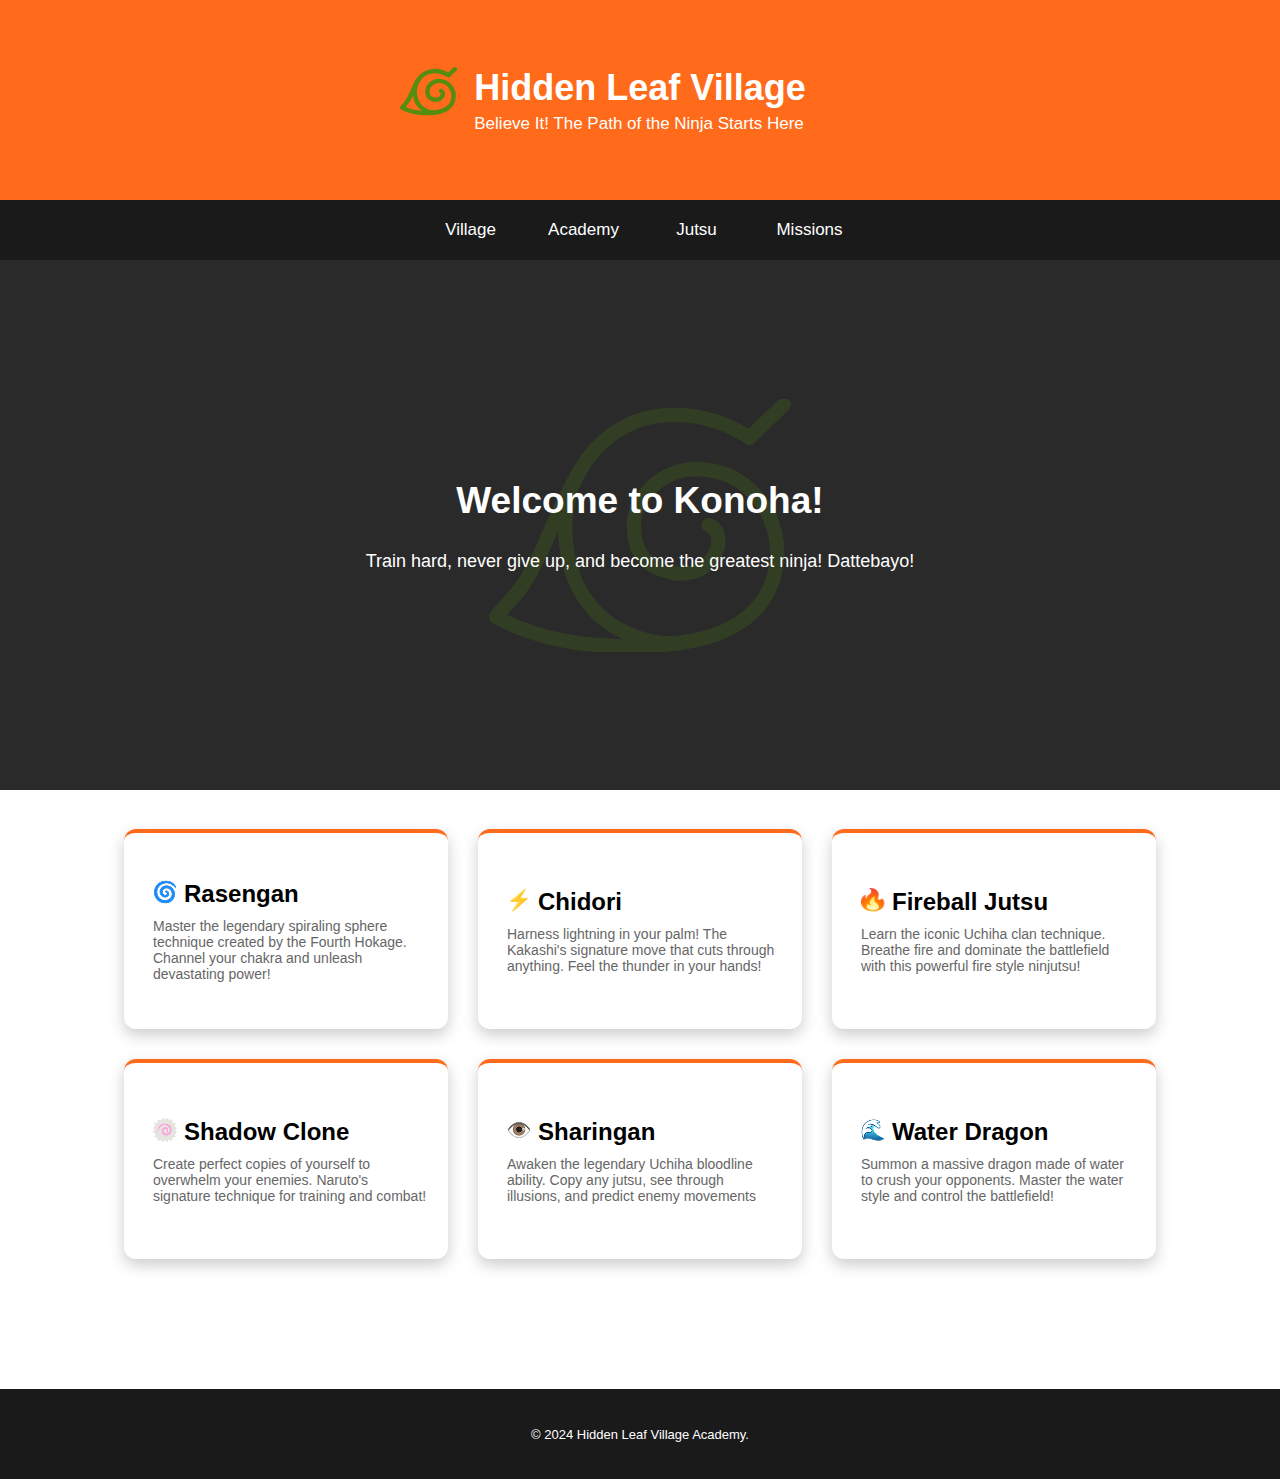
<file: index.html>
<!DOCTYPE html>
<html lang="en">
    <head>
        <meta charset="UTF-8">
        <meta name="viewport" content="width=device-width, initial-scale=1.0">
        <link rel="preconnect" href="https://fonts.googleapis.com">
        <link rel="preconnect" href="https://fonts.gstatic.com" crossorigin>
        <link
            href="https://fonts.googleapis.com/css2?family=Inter:ital,opsz,wght@0,14..32,100..900;1,14..32,100..900&display=swap"
            rel="stylesheet">
        <link rel="stylesheet" href="style.css">
        <title>Document</title>
    </head>
    <body>
        <header>
            <div class="container">
                <div class="title">
                    <span class="img"><img src="img/g3173.svg" alt="naruto"></span>
                    <h2>Hidden Leaf Village</h2>
                    <p>Believe It! The Path of the Ninja Starts Here</p>
                </div>
            </div>
        </header>
        <main>
            <div class="wrapper">
                <div class="container">
                    <input type="checkbox" id="menu-toggle">
                    <label for="menu-toggle" class="burger">
                        <div id="menu">
                            <span></span>
                            <span></span>
                            <span></span>
                        </div>
                        Menu
                    </label>
                    <nav class="menu">
                        <a href="#">Village</a>
                        <a href="#">Academy</a>
                        <a href="#">Jutsu</a>
                        <a href="#">Missions</a>
                    </nav>
                </div>
            </div>
            <section>
                <div class="narutlogo"></div>
                <div class="container">
                    <h2>Welcome to Konoha!</h2>
                    <p>Train hard, never give up, and become the
                        greatest ninja! Dattebayo!</p>
                </div>
            </section>
            <div class="content">

                <div class="container animation">
                    <div>
                       <span>
                        <span class="img"> <img src="img/ico/cyclone 1.png" alt="cyclone"></span>
                        <h2>Rasengan</h2>
                        <p>Master the legendary spiraling
                            sphere technique created by
                            the Fourth Hokage. Channel your
                            chakra and unleash devastating
                            power!
                        </p>
                       </span>
                    </div>
                    <div>
                      <span>
                          <span class="img"><img src="img/ico/Group 17.png" alt="Group"></span>
                        <h2>Chidori</h2>
                        <p>Harness lightning in your palm! The
                            Kakashi's signature move that cuts
                            through anything. Feel the thunder
                            in your hands!</p>
                      </span>
                    </div>
                    <div>
                      <span>
                          <span class="img"><img src="img/ico/Group 4.png" alt="Group"></span>
                        <h2>Fireball Jutsu</h2>
                        <p>Learn the iconic Uchiha clan
                            technique. Breathe fire and
                            dominate the battlefield with this
                            powerful fire style ninjutsu!</p>
                      </span>
                    </div>
                    <div>
                        <span>
                            <span class="img"><img src="img/ico/cake 1.png" alt="cake"></span>
                        <h2>Shadow Clone</h2>
                        <p>Create perfect copies of yourself to
                            overwhelm your enemies. Naruto's
                            signature technique for training and
                            combat!</p>
                        </span>
                    </div>
                    <div>
                        <span>
                            <span class="img"><img src="img/ico/eye 1.png" alt="eye"></span>
                        <h2>Sharingan</h2>
                        <p>Awaken the legendary Uchiha
                            bloodline ability. Copy any jutsu,
                            see through illusions, and predict
                            enemy movements</p>
                        </span>
                    </div>
                    <div>
                        <span>
                            <span class="img"><img src="img/ico/wave 1.png" alt="wave"></span>
                        <h2>Water Dragon</h2>
                        <p>Summon a massive dragon made of
                            water to crush your opponents.
                            Master the water style and control
                            the battlefield!</p>
                        </span>
                    </div>
                </div>
            </div>
        </main>
        <footer>
            <div class="container">
                <p>© 2024 Hidden Leaf Village Academy.</p>
            </div>
        </footer>
    </body>
</html>
</file>
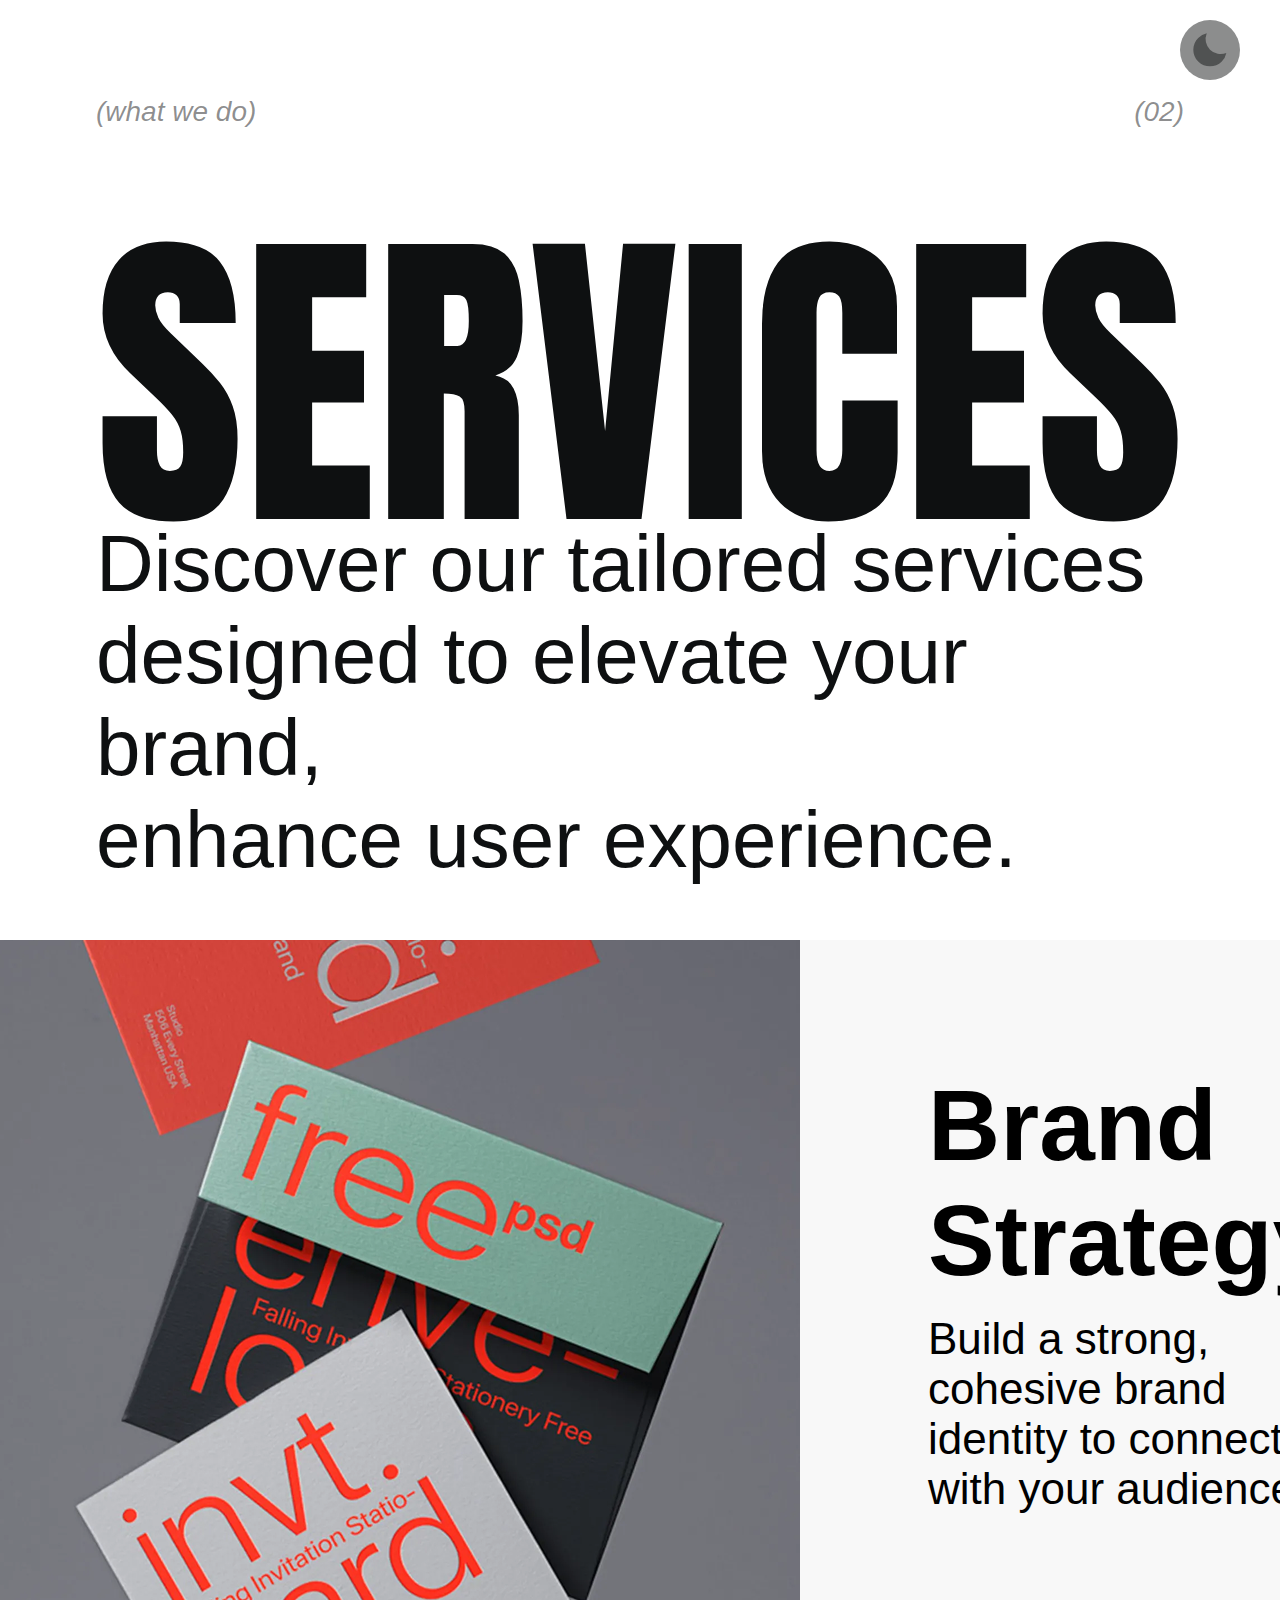
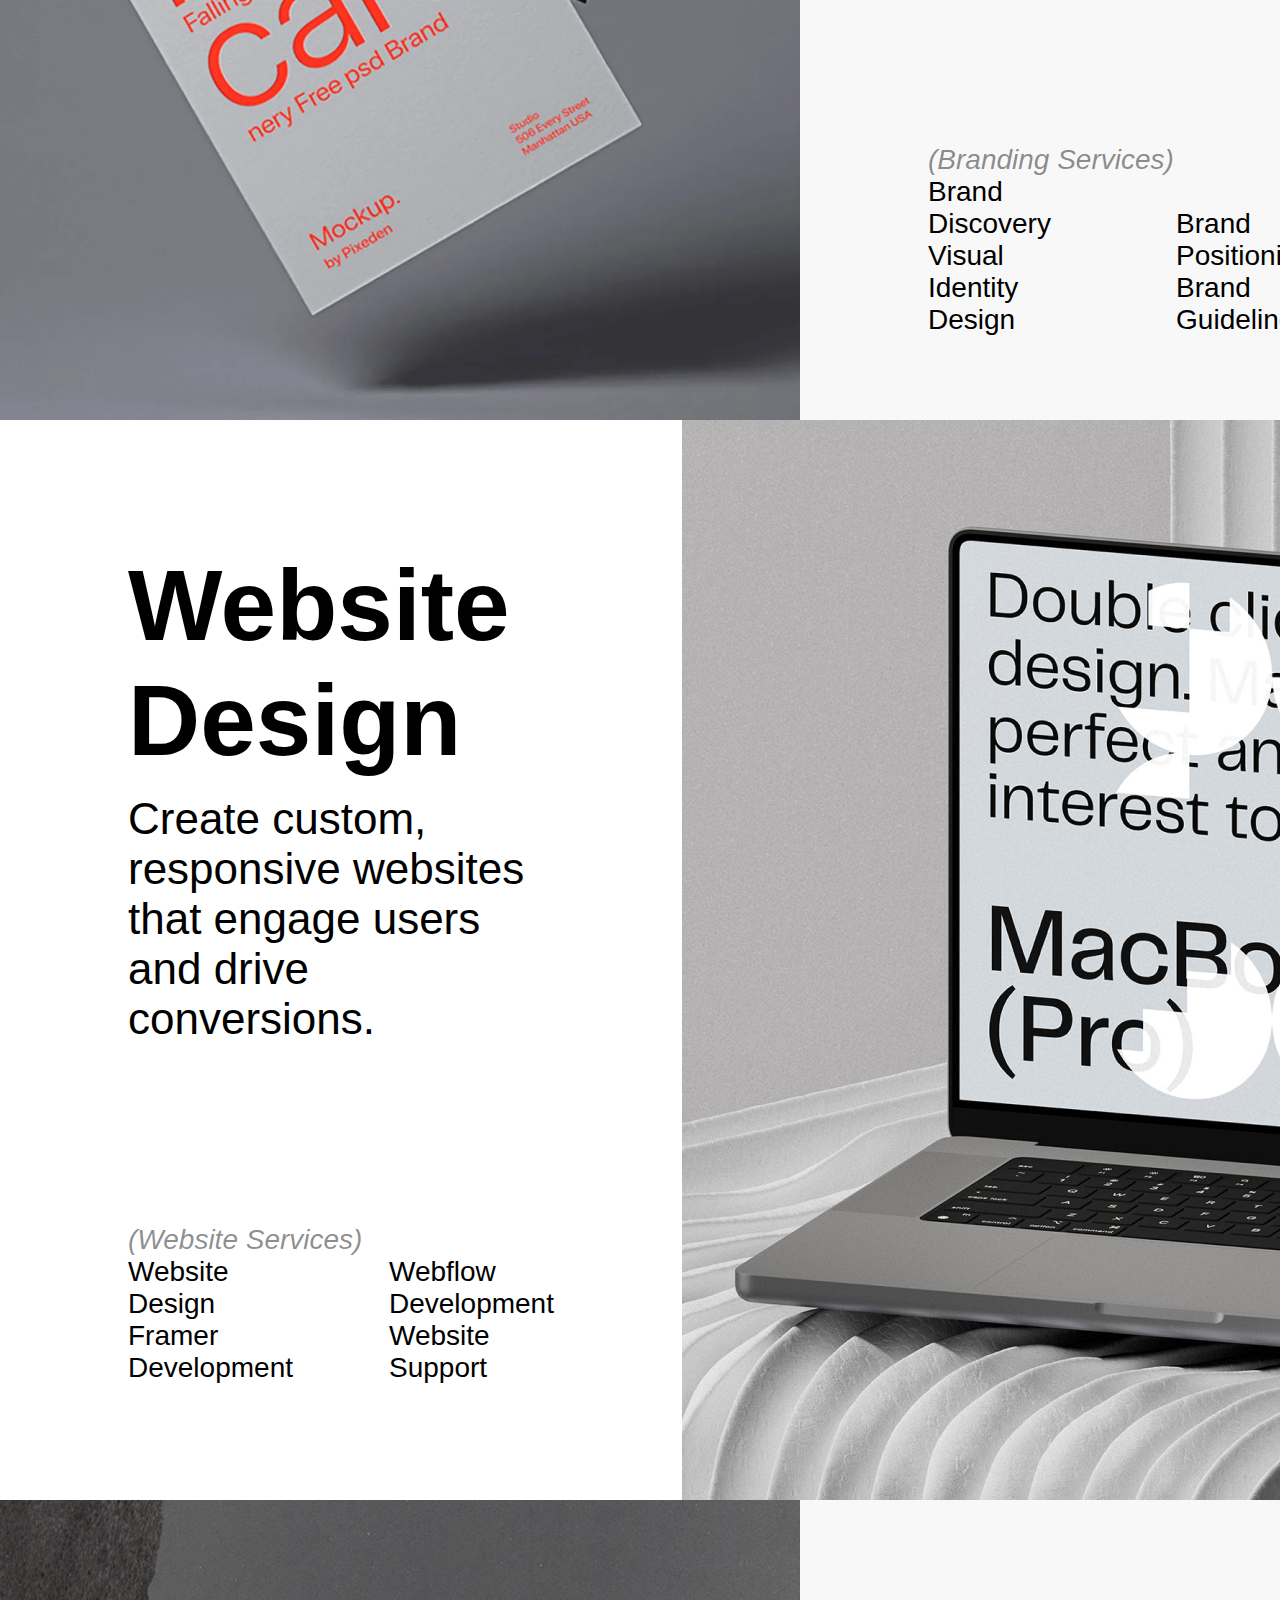
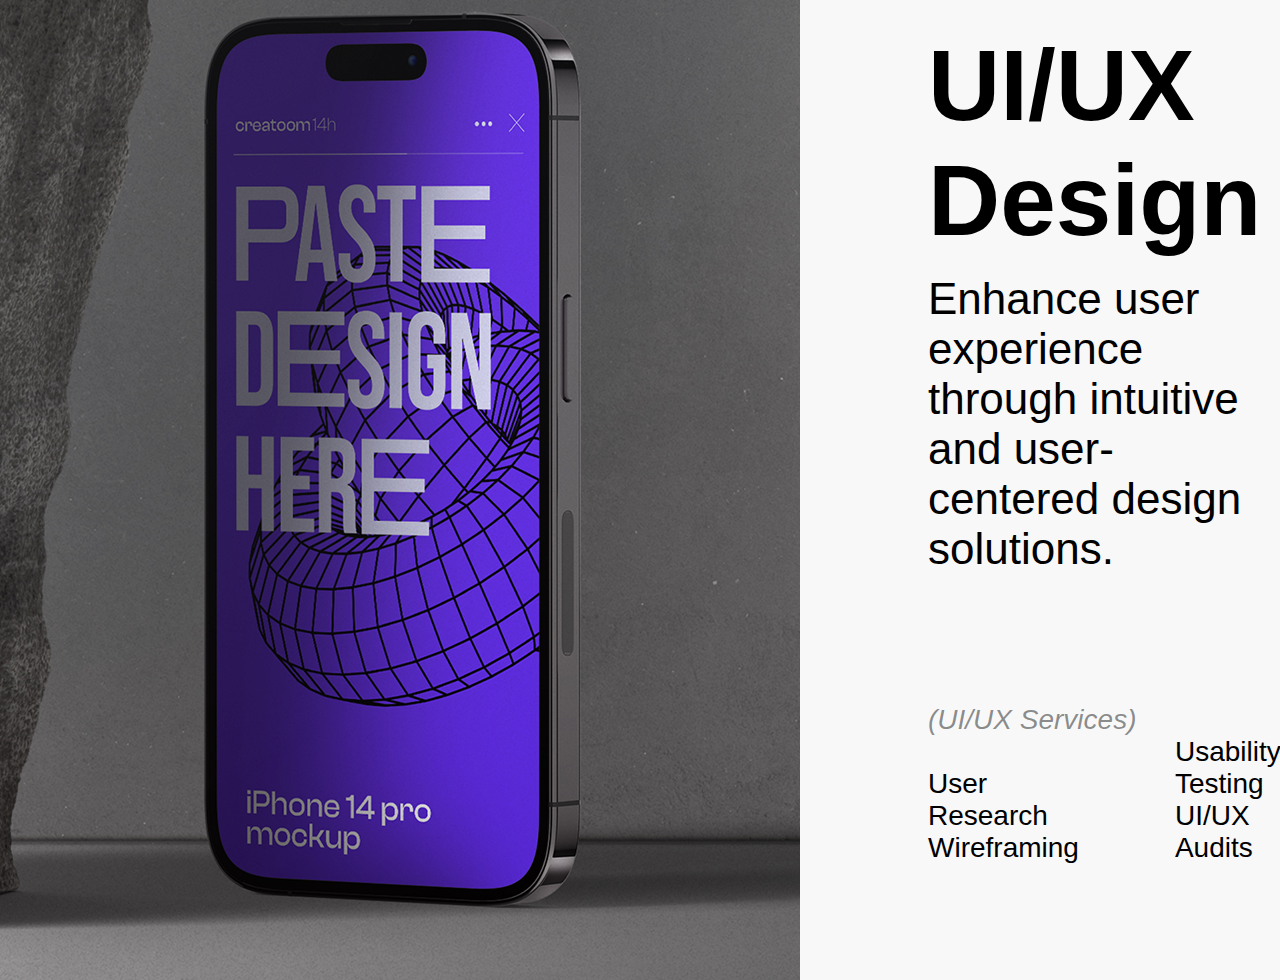
<file: zd-2/index.html>
<!DOCTYPE html>
<html lang="en">
<head>
    <meta charset="UTF-8">
    <meta name="viewport" content="width=device-width, initial-scale=1.0">
    <link rel="preconnect" href="https://fonts.googleapis.com">
    <link rel="preconnect" href="https://fonts.gstatic.com" crossorigin>
    <link href="https://fonts.googleapis.com/css2?family=Anton+SC&family=Inter:ital,opsz,wght@0,14..32,100..900;1,14..32,100..900&display=swap" rel="stylesheet">
    <link rel="stylesheet" href="style.css">
    <title>Services Grid Example</title>
</head>
<body>
    <input type="checkbox" id="checkbox">
    <label for="checkbox" class="button">
        <svg class="moon" xmlns="http://www.w3.org/2000/svg" width="24" height="24" viewBox="0 0 24 24" aria-hidden="true">
            <path d="M12 11.807A9.002 9.002 0 0 1 10.049 2a9.942 9.942 0 0 0-5.12 2.735c-3.905 3.905-3.905 10.237 0 14.142 3.906 3.906 10.237 3.905 14.143 0a9.946 9.946 0 0 0 2.735-5.119A9.003 9.003 0 0 1 12 11.807z"/>
        </svg>
        <svg class="sun" xmlns="http://www.w3.org/2000/svg" width="24" height="24" viewBox="0 0 24 24" aria-hidden="true">
            <path d="M6.993 12c0 2.761 2.246 5.007 5.007 5.007s5.007-2.246 5.007-5.007S14.761 6.993 12 6.993 6.993 9.239 6.993 12zM12 8.993c1.658 0 3.007 1.349 3.007 3.007S13.658 15.007 12 15.007 8.993 13.658 8.993 12 10.342 8.993 12 8.993zM10.998 19h2v3h-2zm0-17h2v3h-2zm-9 9h3v2h-3zm17 0h3v2h-3zM4.219 18.363l2.12-2.122 1.415 1.414-2.12 2.122zM16.24 6.344l2.122-2.122 1.414 1.414-2.122 2.122zM6.342 7.759 4.22 5.637l1.415-1.414 2.12 2.122zm13.434 10.605-1.414 1.414-2.122-2.122 1.414-1.414z"/>
        </svg>
    </label>
    <header class="header-wrapper">
        <div class="header">
            <span class="left italic">(what we do)</span>
            <span class="right italic">(02)</span>
        </div>
        <div class="header-title">
            <h1>Services</h1>
            <p>Discover our tailored services <br> designed to elevate your brand, <br> enhance user experience.</p>
        </div>
    </header>
    <main>
        <section class="wrapper">
            <div class="books"></div>
            <div class="description dark-block">
                <div class="des-title">
                    <h2>Brand<br>Strategy</h2>
                    <p>Build a strong, cohesive brand identity to connect with your audience.</p>
                </div>
                <div class="ending">
                    <span class="italic">(Branding Services)</span>
                    <div class="ending-text">
                        <p>Brand Discovery <br>Visual Identity Design</p>
                        <p>Brand Positioning <br>Brand Guidelines</p>
                    </div>
                </div>
            </div>
        </section>
        <section class="wrapper" id="notebook">
            <div class="description dark">
                <div class="des-title">
                    <h2>Website<br>Design</h2>
                    <p>Create custom, responsive websites that engage users and drive conversions.</p>
                </div>
                <div class="ending">
                    <span class="italic">(Website Services)</span>
                    <div class="ending-text">
                        <p>Website Design<br>Framer Development</p>
                        <p>Webflow Development<br>Website Support</p>
                    </div>
                </div>
            </div>
            <div class="notebook"></div>
        </section>
        <section class="wrapper">
            <div id="mobile"></div>
            <div class="description dark-block">
                <div class="des-title">
                    <h2>UI/UX<br>Design</h2>
                    <p>Enhance user experience through intuitive and user-centered design solutions.</p>
                </div>
                <div class="ending">
                    <span class="italic">(UI/UX Services)</span>
                    <div class="ending-text">
                        <p>User Research<br>Wireframing</p>
                        <p>Usability Testing<br>UI/UX Audits</p>
                    </div>
                </div>
            </div>
        </section>
    </main>

</body>
</html>
</file>
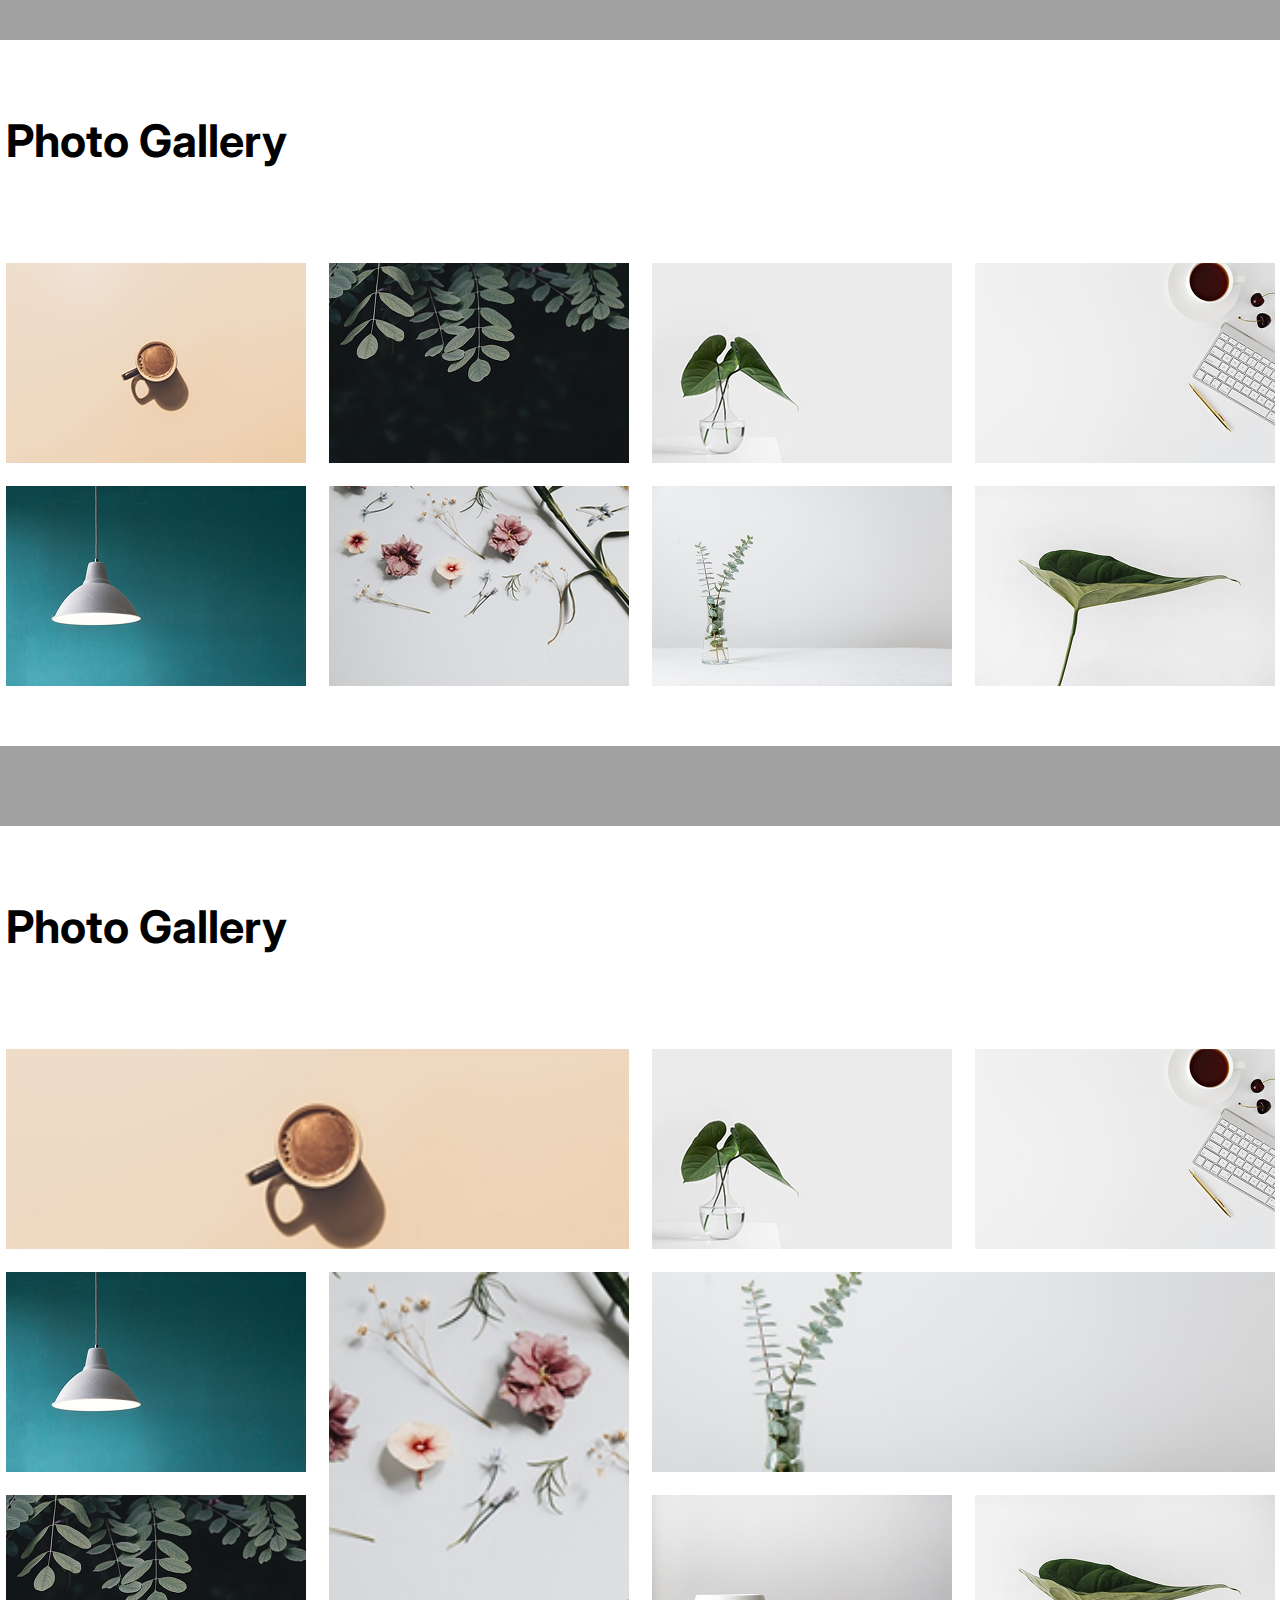
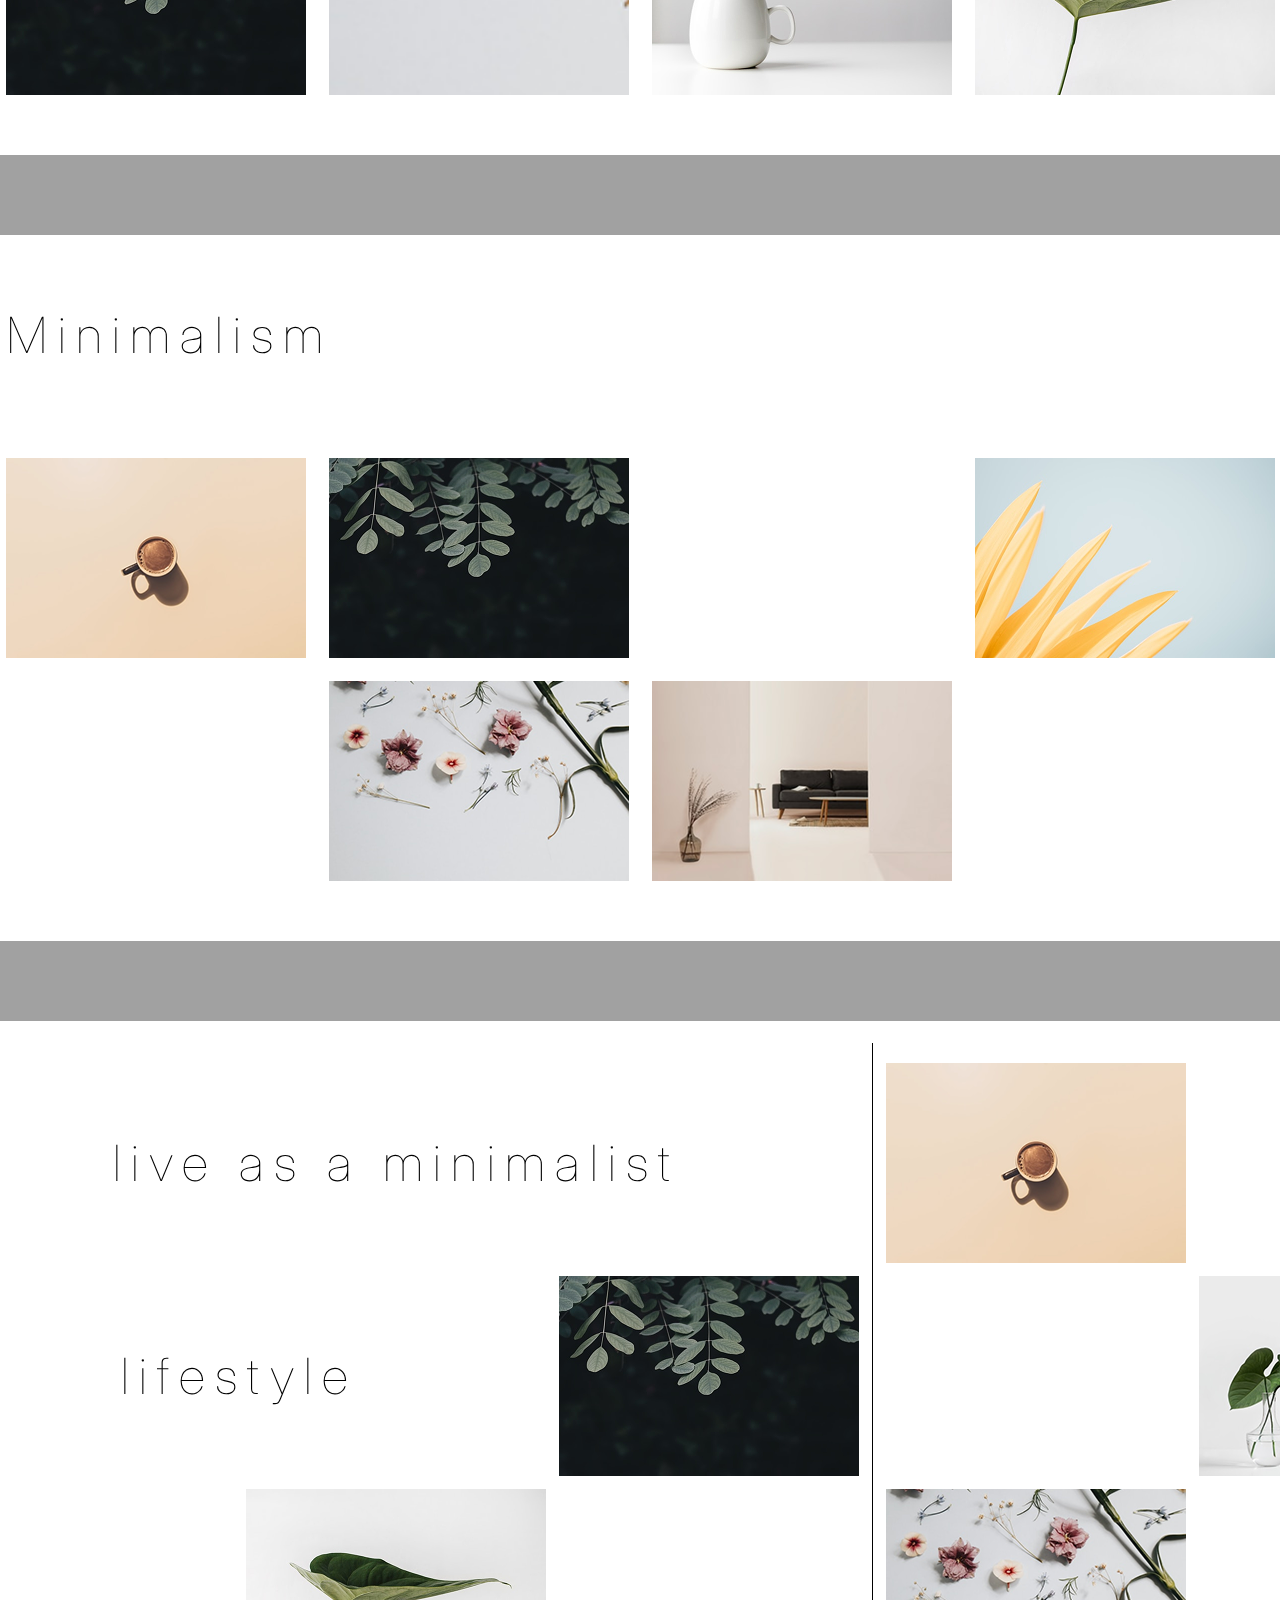
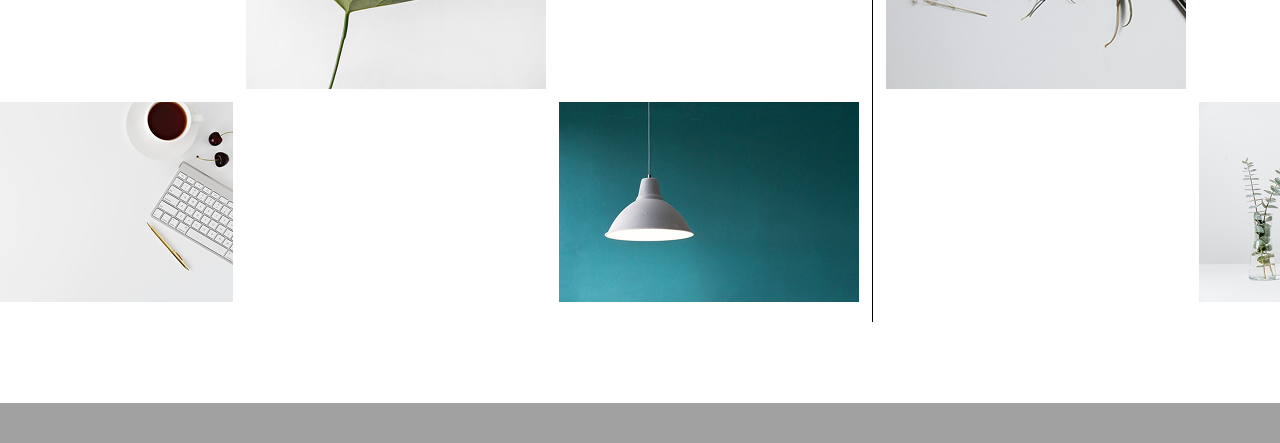
<file: zd-4/index.html>
<!DOCTYPE html>
<html lang="en">
    <head>
        <meta charset="UTF-8">
        <meta name="viewport" content="width=device-width, initial-scale=1.0">
        <link rel="preconnect" href="https://fonts.googleapis.com">
        <link rel="preconnect" href="https://fonts.gstatic.com" crossorigin>
        <link
            href="https://fonts.googleapis.com/css2?family=Anton+SC&family=Inter:ital,opsz,wght@0,14..32,100..900;1,14..32,100..900&family=Roboto:ital,wght@0,100..900;1,100..900&display=swap"
            rel="stylesheet">
        <link rel="stylesheet" href="style.css">
        <title>grid</title>
    </head>
    <body>
        <main>
            <div class="container">
                <section class="Photo__Gallery">
                    <sapn class="title"><h2>Photo Gallery</h2></sapn>
                    <img src="img/1.png" alt="img">
                    <img src="img/2.png" alt="img">
                    <img src="img/3.png" alt="img">
                    <img src="img/4.png" alt="img">
                    <img src="img/5.png" alt="img">
                    <img src="img/6.png" alt="img">
                    <img src="img/7.png" alt="img">
                    <img src="img/8.png" alt="img">
                </section>
            </div>
            <div class="container">
                <section class="Photo__Gallery2">
                     <sapn class="title"><h2>Photo Gallery</h2></sapn>
                    <img src="img/1.png" alt="img" class="grid1">
                    <img src="img/3.png" alt="img">
                    <img src="img/4.png" alt="img">
                    <img src="img/5.png" alt="img">
                    <img src="img/6.png" alt="img" class="grid2">
                    <img src="img/7.png" alt="img" class="grid3">
                    <img src="img/2.png" alt="img">
                    <img src="img/9.png" alt="img">
                    <img src="img/8.png" alt="img">
                </section>
            </div>
            <div class="container">
                <section class="Photo__Gallery3">
                     <sapn class="title"><h2>Minimalism</h2></sapn>
                    <img src="img/1.png" alt="img">
                    <img src="img/2.png" alt="img">
                    <img src="img/10.png" alt="img" class="grid1">
                    <img src="img/6.png" alt="img" class="grid2">
                    <img src="img/11.png" alt="img" class="grid3">
                </section>
            </div>
            <div class="container1">
                <section class="Photo__Gallery4">
                        <span class="gallery__title"><h1>live as a minimalist</h1></span>
                        <span class="gallery-sub-title"><h2> lifestyle</h2></span>
                       <img src="img/1.png" alt="img" class="grid1">
                       <img src="img/2.png" alt="img" class="grid2">
                       <img src="img/3.png" alt="img" class="grid3">
                       <img src="img/8.png" alt="img" class="grid4">
                       <img src="img/6.png" alt="img" class="grid5">
                       <img src="img/4.png" alt="img" class="grid6">
                       <img src="img/5.png" alt="img" class="grid7">
                       <img src="img/7.png" alt="img" class="grid8">
                       <span class="hr"></span>
                </section>
            </div>
        </main>
    </body>
</html>
</file>
<file: style.css>
* {
    margin: 0;
    padding: 0;
    box-sizing: border-box;
}

html,
body {
    font-family: "Montserrat", sans-serif;
    font-optical-sizing: auto;
    font-weight: normal;
    font-style: normal;
    font-size: 62.5%;
}

:root {
    --font-color: #FFFFFF;
    --header-c: #FF6B1A;
    --menu: #1A1A1A;
    --section-bg: #2A2A2A;
    --font-p-color: #666666;
}

.wrapper,
.container,
section {
    display: flex;
    justify-content: center;
}

.container {
    align-items: center;
    min-width: 373px;
    height: auto;
}

.animation div:hover {
    transform: scale(1.1);
}

header {
    position: relative;
    background: var(--header-c);
    width: 100%;
    min-height: 130px;
    display: flex;
    justify-content: center;
    align-items: center;

    & .img {
        display: block;
        position: absolute;

        & img {
            min-width: 24px;
            min-height: 20px;
        }
    }

    & p {
        font-size: 1.4rem;
    }

    & h2 {
        font-size: 2.4rem;
        margin-left: 31px;
    }

    & .title {
        color: var(--font-color);
        display: flex;
        flex-direction: column;
        gap: 5px;
    }
}

.wrapper {
    min-height: 71px;
    background: var(--menu);

    & .menu {
        display: none;

        & a {
            display: flex;
            justify-content: center;
            align-items: center;
            width: 103px;
            height: 37px;
            color: var(--font-color);
            text-decoration: none;
            border-radius: 8px;
            transition: all 0.1s ease;
        }

    }

    & .container {
        align-items: start;
        justify-content: center;
        flex-direction: column;
        position: relative;

        & #menu-toggle {
            display: none;
        }

        & .burger {
            display: flex;
            align-items: center;
            margin-left: 13px;
            min-width: 103px;
            min-height: 37px;
            border-radius: 8px;
            background: var(--header-c);
            border: none;
            font-size: 19px;
            color: var(--font-color);

            & #menu {
                display: flex;
                margin: 0 5px 0 10px;
                min-width: 19px;
                min-height: 20px;
                justify-content: space-around;
                flex-direction: column;

                & span {
                    height: 2px;
                    background-color: var(--font-color);
                }
            }
        }
    }
}

.menu a:hover {
    background: var(--header-c);
}

#menu-toggle:checked~.menu {
    display: flex;
    border-radius: 0 0 8px 8px;
    padding-bottom: 20px;
    flex-direction: column;
    align-items: center;
    width: 100%;
    gap: 10px;
    font-size: 16px;
    background: var(--menu);
    position: absolute;
    top: 100%;
    z-index: 1;
}

main {
    & section {
        align-items: center;
        min-height: 377px;
        background: var(--section-bg);

        & .narutlogo {
            min-width: 151px;
            min-height: 126px;
            opacity: 0.2;
            background: url('img/naruto.svg') center center /cover no-repeat;
        }

        & .container {
            display: flex;
            flex-direction: column;
            text-align: center;
            position: absolute;
            min-width: 326px;
            color: var(--font-color);

            & p {
                font-size: 1.6rem;
                line-height: 20px;
            }

            & h2 {
                font-size: 2.4rem;
                margin-bottom: 20px;
            }
        }
    }
}

.content {
    display: flex;
    justify-content: center;

    & .container {
        flex-direction: column;
        margin-top: 39px;

        & div {
            display: flex;
            align-items: center;
            justify-content: start;
            border-top: 4px solid var(--header-c);
            position: relative;
            border-radius: 12px;
            margin-bottom: 30px;
            min-width: 324px;
            min-height: 200px;
            box-shadow: 0px 6px 15px 0px rgba(0, 0, 0, 0.205);
            padding-left: 29px;
            transition: all 0.4s ease;

            & .img {
                display: block;
                position: absolute;
            }

            & img {
                width: 24px;
                height: 24px;
            }

            & span {
                width: 274px;
            }

            & p {
                font-size: 1.4rem;
                color: var(--font-p-color);

            }

            & h2 {
                margin-left: 31px;
                margin-bottom: 10px;
                font-size: 2.4rem;
            }
        }


    }
}



footer {
    display: flex;
    align-items: center;
    justify-content: center;
    height: 90px;
    background: var(--menu);
    margin-top: 130px;
    color: var(--font-color);
    font-size: 1.3rem;
}

@media (min-width: 1024px) {
    header {
        min-height: 200px;

        & .img {
            min-width: 57px;
            min-height: 48px;

            & img {
                margin-left: -74px;
                min-width: 57px;
                min-height: 48px;
            }
        }
    }

    .wrapper .menu {
        display: flex;
        gap: 10px;

        & a {
            display: flex;
            justify-content: center;
            align-items: center;
            width: 103px;
            height: 37px;
            text-decoration: none;
            font-size: 1.7rem;
            border-radius: 8px;
            transition: all 0.1s ease;
        }
    }
    .menu a:hover {
         background: var(--header-c);
    }

    header h2 {
        font-size: 3.6rem;
        margin-left: 0;
    }

    header p {
        font-size: 1.7rem;
    }


    .wrapper {
        min-height: 60px;
    }

    .wrapper .container .burger {
        display: none;
    }

    main {
        & section {
            min-height: 530px;

            & .narutlogo {
                min-width: 302px;
                min-height: 253px;
                background: url('img/nnoo.svg') center center /cover no-repeat;
            }

            & .container {
                & h2 {
                    font-size: 3.7rem;
                }

                & p {
                    font-size: 1.8rem;
                    margin-top: 9px;
                }
            }
        }

        & .content {
            display: grid;

            & .container {
                display: grid;
                grid-template-columns: repeat(3, 324px);
                column-gap: 30px;
                row-gap: 30px;

                & div {
                    min-width: 324px;
                    margin-bottom: 0;
                }
            }
        }

    }
}
</file>
<file: zd-2/style.css>
* {
    margin: 0;
    padding: 0;
    box-sizing: border-box;
}

body {
    position: relative;
    font-family: Arial, sans-serif;
}

:root {
    --bg-color: #FFFFFF;
    --bg: #F8F8F8;
    --pg-color: #0e10117a;
    --text: #0E1011;
    --highlight: #181A1B;
    --dark-color: #ffffff96;
}

.italic {
    font-style: italic;
    font-size: 28px;
    color: var(--pg-color);
}

#checkbox {
    display: none;

    &:checked {
        ~.button {
            background: var(--bg);

            .moon {
                display: none;
            }

            .sun {
                display: block;
            }
        }

        ~.header-wrapper {
            background: var(--text);

            .italic {
                color: var(--dark-color);
            }

            .header-title {
                color: var(--bg-color);
            }
        }

        ~main {
            color: var(--bg-color);

            .dark-block {
                background: var(--highlight);
            }

            .dark {
                background: var(--text);
            }

            .italic {
                color: var(--dark-color);
            }
        }
    }
}

.button {
    display: grid;
    align-content: center;
    justify-content: center;
    width: 60px;
    height: 60px;
    border-radius: 50%;
    background-color: var(--pg-color);
    cursor: pointer;
    position: fixed;
    right: 40px;
    top: 20px;

    svg {
        display: block;
        width: 40px;
        height: 40px;
        fill: var(--pg-color);
        transition: all 0.5s ease;

        &:hover {
            transform: rotateZ(360deg);
        }
    }

    .sun {
        display: none;
    }
}

.header-wrapper {
    padding: 96px;
    background: var(--bg-color);
    transition: all 0.4s ease;

    .header {
        display: grid;
        grid-template-columns: 1fr 1fr;
        align-items: center;
        margin-bottom: 96px;

        .left {
            justify-self: start;
        }

        .right {
            justify-self: end;
        }
    }

    .header-title {
        display: grid;
        grid-template-rows: 320px 284px;
        row-gap: 16px;
        align-items: center;
        color: var(--text);

        h1 {
            font-family: 'Anton SC';
            font-style: normal;
            font-weight: 400;
            font-size: 320px;
            line-height: 100%;
            text-transform: uppercase;
        }

        p {
            font-size: 80px;
        }
    }
}

.wrapper {
    display: grid;
    grid-template-rows: 1080px;
    grid-template-columns: 800px 1fr;
    background: var(--bg);

    .books {
        background: url('img/Image.png') center center / cover no-repeat;
    }
}

.description {
    display: grid;
    padding: 128px;
    row-gap: 292px;
    grid-template-rows: 384px 148px;

    .des-title {
        display: grid;
        grid-template-rows: 2fr 1fr;
        row-gap: 16px;

        h2 {
            font-size: 100px;
        }

        p {
            font-size: 44px;
        }
    }

    .ending {
        display: grid;
        grid-template-rows: 1fr 2fr;

        .ending-text {
            display: grid;
            grid-template-columns: 1fr 1fr;
            align-items: end;
            column-gap: 96px;
            font-size: 28px;
        }
    }
}

#notebook {
    display: grid;
    grid-template-rows: 1080px;
    grid-template-columns: 1fr 800px;
    background: var(--bg-color);

    .notebook {
        background: url('img/Wrapper.png') center center / cover no-repeat;
    }
}

#mobile {
    background: url('img/mobile.png') center center / cover no-repeat;
}
</file>
<file: zd-4/style.css>
:root {
  --cont-bg: #ffffff;
  --bg: #a1a1a1;
  --text-color: #000000;
}

* {
  margin: 0;
  padding: 0;
  box-sizing: border-box;
}

.Photo__Gallery img,
.Photo__Gallery2 img,
.Photo__Gallery3 img,
.Photo__Gallery4 img {
  width: 100%;
  height: 100%;
  object-fit: cover;
  display: block;
}

body {
  background-color: var(--bg);
  font-family: "Inter", sans-serif;
  font-weight: 400;
}

main {
  display: flex;
  flex-direction: column;
  align-items: center;
}

.container,
.container1 {
  margin: 40px 0;
  max-width: 1512px;
  padding-bottom: 60px;
  width: 100%;
  background-color: var(--cont-bg);
  overflow: hidden;
}

.Photo__Gallery {
  display: grid;
  grid-template: repeat(3, 200px) / repeat(4, 300px);
  gap: 23px;
  justify-content: center;
}
.Photo__Gallery .title,
.Photo__Gallery2 .title{
  display: flex;
  align-items: center;
  grid-column: span 4;
  font-size: 30px;
  color: var(--text-color);
}
.Photo__Gallery3 .title{
  display: flex;
  align-items: center;
  grid-column: span 4;
}
.Photo__Gallery2 {
  display: grid;
  grid-template: repeat(4, 200px) / repeat(4, 300px);
  gap: 23px;
  justify-content: center;
}

.Photo__Gallery2 .grid1 {
  grid-area: 2 / 1 / 3 / 3;
}

.Photo__Gallery2 .grid2 {
  grid-area: 3/ 2 / 5 / 3;
}

.Photo__Gallery2 .grid3 {
  grid-area: 3 / 3 / 4 / 5;
}

.Photo__Gallery3 {
  display: grid;
  grid-template: repeat(3, 200px) / repeat(4, 300px);
  gap: 23px;
  justify-content: center;
}

.Photo__Gallery3 .grid1 {
  grid-area: 2/4/3/5;
}

.Photo__Gallery3 .grid2 {
    grid-area: 3/2/4/3;
}

.Photo__Gallery3 .grid3 {
  grid-area: 3/3/4/4;
}

.container1 {
  display: flex;
  align-items: center;
  position: relative;
  height: 982px;
}

.Photo__Gallery4 {
  position: absolute;
  left: -67px;
  gap: 13px;
  display: grid;
  grid-template: repeat(4, 200px) / repeat(3, 300px) 1px repeat(2, 300px);
  grid-auto-columns: 23px;
  width: 100%;
}
.gallery__title {
  display: flex;
  align-items: center;
  justify-content: center;
  grid-column: span 3;
}
.gallery-sub-title {
  display: flex;
  align-items: center;
  justify-content: center;
  grid-area: 2/1/3/3;
}
.gallery__title h1,
.gallery-sub-title h2, 
.Photo__Gallery3 .title h2{
  font-weight: 100;
  font-size: 50px;
  letter-spacing: 0.2em;
  color: var(--text-color);
}
.grid1 {
  grid-area: 1/5/2/6;
}
.grid2 {
  grid-area: 2/3/3/4;
}
.grid3 {
  grid-area: 2/6/3/7;
}
.grid4 {
  grid-area: 3/2/4/3;
}
.grid5 {
  grid-area: 3/5/4/6;
}
.grid6 {
  grid-area: 4/1/5/2;
}
.grid7 {
  grid-area: 4/3/5/4;
}
.grid8 {
  grid-area: 4/6/5/7;
}
.hr {
  display: block;
  grid-area: 1/4/5/5;
  width: 1px;
  background: var(--text-color);
  height: 100%;
  margin-top: -20px;
  height: calc(100% + 40px);
}
</file>
